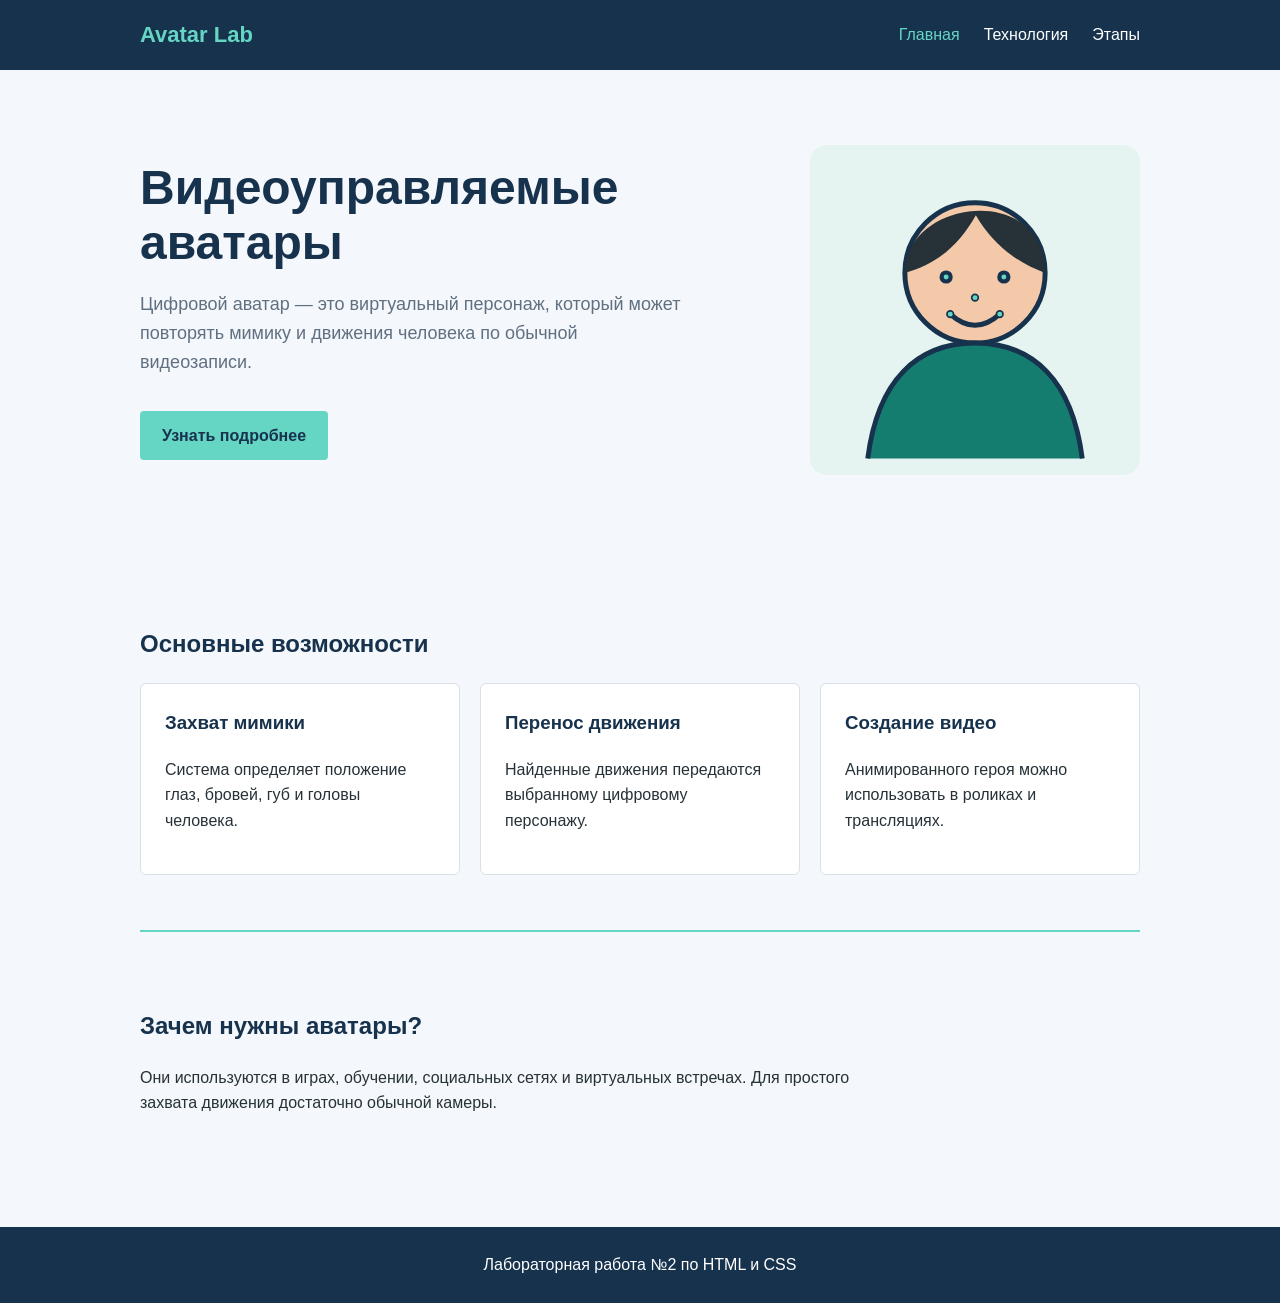
<file: lab2/index.html>
<!DOCTYPE html>
<html lang="ru">
<head>
    <meta charset="UTF-8">
    <meta name="viewport" content="width=device-width, initial-scale=1.0">
    <title>Цифровые аватары</title>
    <link rel="stylesheet" href="css/styles.css">
</head>
<body>
    <header>
        <div class="container header-content">
            <a class="logo" href="index.html">Avatar Lab</a>
            <nav>
                <a class="active" href="index.html">Главная</a>
                <a href="technology.html">Технология</a>
                <a href="process.html">Этапы</a>
            </nav>
        </div>
    </header>

    <main>
        <section class="hero container">
            <div class="hero-text">
                <h1>Видеоуправляемые аватары</h1>
                <p>
                    Цифровой аватар — это виртуальный персонаж, который может повторять
                    мимику и движения человека по обычной видеозаписи.
                </p>
                <a class="button" href="technology.html">Узнать подробнее</a>
            </div>
            <img src="images/avatar.svg" alt="Схематичное изображение цифрового аватара">
        </section>

        <section class="container section">
            <h2>Основные возможности</h2>
            <div class="cards">
                <article class="card">
                    <h3>Захват мимики</h3>
                    <p>Система определяет положение глаз, бровей, губ и головы человека.</p>
                </article>
                <article class="card">
                    <h3>Перенос движения</h3>
                    <p>Найденные движения передаются выбранному цифровому персонажу.</p>
                </article>
                <article class="card">
                    <h3>Создание видео</h3>
                    <p>Анимированного героя можно использовать в роликах и трансляциях.</p>
                </article>
            </div>
        </section>

        <section id="about" class="container section about">
            <h2>Зачем нужны аватары?</h2>
            <p>
                Они используются в играх, обучении, социальных сетях и виртуальных встречах.
                Для простого захвата движения достаточно обычной камеры.
            </p>
        </section>
    </main>

    <footer>
        <div class="container">
            <p>Лабораторная работа №2 по HTML и CSS</p>
        </div>
    </footer>
</body>
</html>
</file>
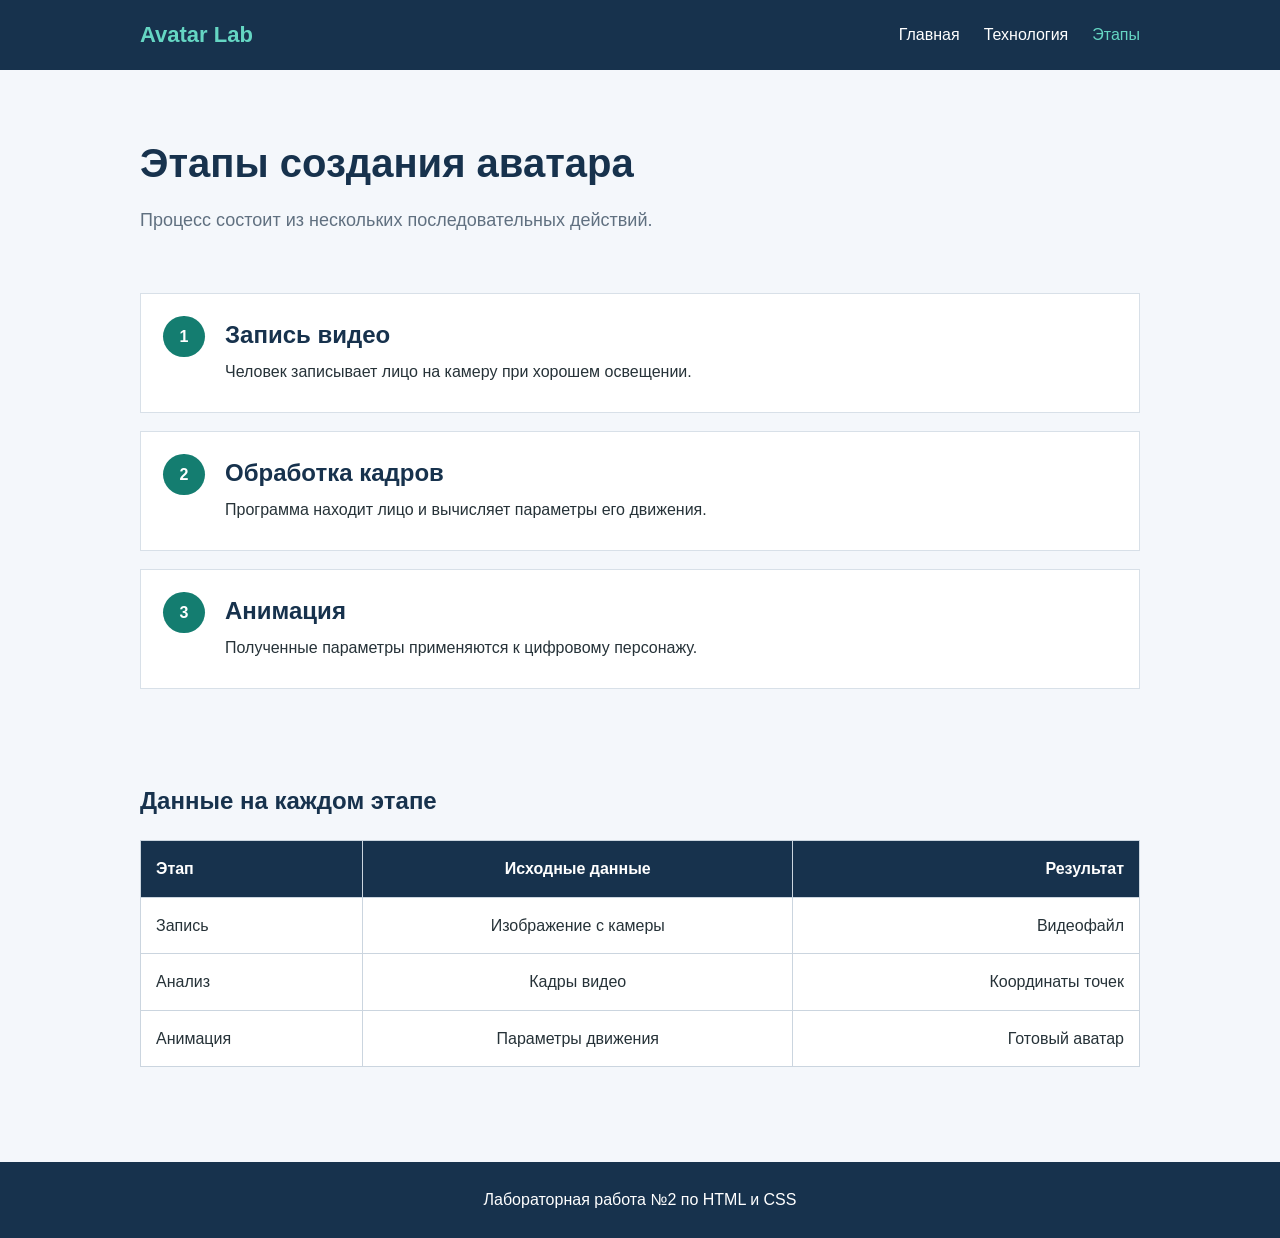
<file: lab2/process.html>
<!DOCTYPE html>
<html lang="ru">
<head>
    <meta charset="UTF-8">
    <meta name="viewport" content="width=device-width, initial-scale=1.0">
    <title>Этапы создания аватара</title>
    <link rel="stylesheet" href="css/styles.css">
</head>
<body>
    <header>
        <div class="container header-content">
            <a class="logo" href="index.html">Avatar Lab</a>
            <nav>
                <a href="index.html">Главная</a>
                <a href="technology.html">Технология</a>
                <a class="active" href="process.html">Этапы</a>
            </nav>
        </div>
    </header>

    <main class="container">
        <section class="page-title">
            <h1>Этапы создания аватара</h1>
            <p>Процесс состоит из нескольких последовательных действий.</p>
        </section>

        <section class="steps">
            <article>
                <span>1</span>
                <div>
                    <h2>Запись видео</h2>
                    <p>Человек записывает лицо на камеру при хорошем освещении.</p>
                </div>
            </article>
            <article>
                <span>2</span>
                <div>
                    <h2>Обработка кадров</h2>
                    <p>Программа находит лицо и вычисляет параметры его движения.</p>
                </div>
            </article>
            <article>
                <span>3</span>
                <div>
                    <h2>Анимация</h2>
                    <p>Полученные параметры применяются к цифровому персонажу.</p>
                </div>
            </article>
        </section>

        <section class="section">
            <h2>Данные на каждом этапе</h2>
            <div class="table-wrapper">
                <table>
                    <thead>
                        <tr>
                            <th class="text-left">Этап</th>
                            <th class="text-center">Исходные данные</th>
                            <th class="text-right">Результат</th>
                        </tr>
                    </thead>
                    <tbody>
                        <tr>
                            <td class="text-left">Запись</td>
                            <td class="text-center">Изображение с камеры</td>
                            <td class="text-right">Видеофайл</td>
                        </tr>
                        <tr>
                            <td class="text-left">Анализ</td>
                            <td class="text-center">Кадры видео</td>
                            <td class="text-right">Координаты точек</td>
                        </tr>
                        <tr>
                            <td class="text-left">Анимация</td>
                            <td class="text-center">Параметры движения</td>
                            <td class="text-right">Готовый аватар</td>
                        </tr>
                    </tbody>
                </table>
            </div>
        </section>
    </main>

    <footer>
        <div class="container">
            <p>Лабораторная работа №2 по HTML и CSS</p>
        </div>
    </footer>
</body>
</html>
</file>
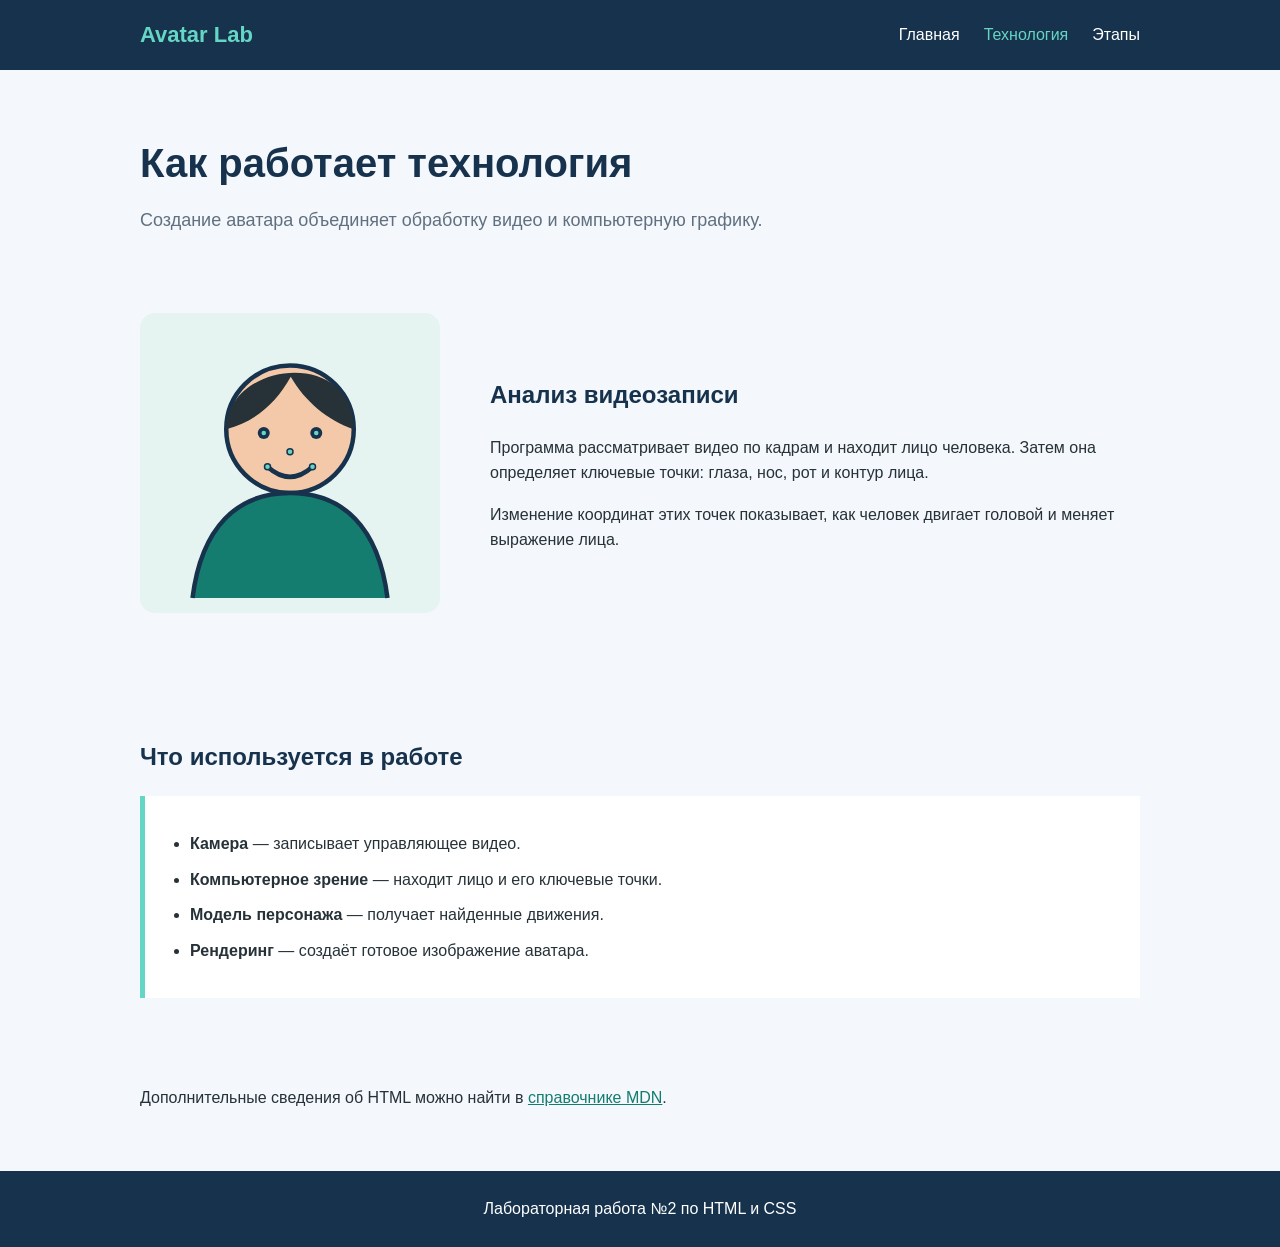
<file: lab2/technology.html>
<!DOCTYPE html>
<html lang="ru">
<head>
    <meta charset="UTF-8">
    <meta name="viewport" content="width=device-width, initial-scale=1.0">
    <title>Технология создания аватаров</title>
    <link rel="stylesheet" href="css/styles.css">
</head>
<body>
    <header>
        <div class="container header-content">
            <a class="logo" href="index.html">Avatar Lab</a>
            <nav>
                <a href="index.html">Главная</a>
                <a class="active" href="technology.html">Технология</a>
                <a href="process.html">Этапы</a>
            </nav>
        </div>
    </header>

    <main class="container">
        <section class="page-title">
            <h1>Как работает технология</h1>
            <p>Создание аватара объединяет обработку видео и компьютерную графику.</p>
        </section>

        <section class="article-section">
            <img class="article-image" src="images/avatar.svg" alt="Цифровая модель лица">
            <div>
                <h2>Анализ видеозаписи</h2>
                <p>
                    Программа рассматривает видео по кадрам и находит лицо человека.
                    Затем она определяет ключевые точки: глаза, нос, рот и контур лица.
                </p>
                <p>
                    Изменение координат этих точек показывает, как человек двигает головой
                    и меняет выражение лица.
                </p>
            </div>
        </section>

        <section class="section">
            <h2>Что используется в работе</h2>
            <ul class="simple-list">
                <li><strong>Камера</strong> — записывает управляющее видео.</li>
                <li><strong>Компьютерное зрение</strong> — находит лицо и его ключевые точки.</li>
                <li><strong>Модель персонажа</strong> — получает найденные движения.</li>
                <li><strong>Рендеринг</strong> — создаёт готовое изображение аватара.</li>
            </ul>
        </section>

        <p class="source-link">
            Дополнительные сведения об HTML можно найти в
            <a href="https://developer.mozilla.org/ru/docs/Web/HTML" target="_blank" rel="noopener noreferrer">справочнике MDN</a>.
        </p>
    </main>

    <footer>
        <div class="container">
            <p>Лабораторная работа №2 по HTML и CSS</p>
        </div>
    </footer>
</body>
</html>
</file>
<file: lab2/css/styles.css>
* {
    box-sizing: border-box;
}

body {
    margin: 0;
    color: #263238;
    background-color: #f4f7fb;
    font-family: Arial, sans-serif;
    line-height: 1.6;
}

.container {
    width: 90%;
    max-width: 1000px;
    margin: 0 auto;
}

header {
    color: white;
    background-color: #17324d;
}

.header-content {
    display: flex;
    align-items: center;
    justify-content: space-between;
    min-height: 70px;
}

.logo {
    color: #65d6c3;
    font-size: 22px;
    font-weight: bold;
    text-decoration: none;
}

nav {
    display: flex;
    gap: 24px;
}

nav a {
    padding: 22px 0;
    color: white;
    text-decoration: none;
}

nav a:hover,
nav a.active {
    color: #65d6c3;
}

.hero {
    display: flex;
    min-height: 480px;
    align-items: center;
    justify-content: space-between;
    gap: 50px;
}

.hero-text {
    max-width: 550px;
}

h1 {
    margin: 0 0 20px;
    color: #17324d;
    font-size: 48px;
    line-height: 1.15;
}

h2 {
    color: #17324d;
}

.hero p,
.page-title p {
    color: #607080;
    font-size: 18px;
}

.hero img {
    width: 330px;
}

.button {
    display: inline-block;
    margin-top: 16px;
    padding: 12px 22px;
    color: #17324d;
    background-color: #65d6c3;
    font-weight: bold;
    text-decoration: none;
    border-radius: 4px;
}

.section {
    padding: 55px 0;
}

.cards {
    display: flex;
    gap: 20px;
}

.card {
    flex: 1;
    padding: 24px;
    background-color: white;
    border: 1px solid #d8e0e8;
    border-radius: 6px;
}

.card h3 {
    margin-top: 0;
    color: #17324d;
}

#about {
    border-top: 2px solid #65d6c3;
}

.about p {
    max-width: 750px;
}

.page-title {
    padding: 70px 0 40px;
}

.page-title h1 {
    font-size: 40px;
}

.article-section {
    display: flex;
    align-items: center;
    gap: 50px;
    padding: 20px 0 50px;
}

.article-image {
    width: 300px;
}

.simple-list {
    padding: 25px 45px;
    background-color: white;
    border-left: 5px solid #65d6c3;
}

.simple-list li {
    margin: 10px 0;
}

.source-link {
    margin-bottom: 60px;
}

a[target="_blank"] {
    color: #147d70;
}

.steps article {
    display: flex;
    align-items: flex-start;
    gap: 20px;
    margin-bottom: 18px;
    padding: 22px;
    background-color: white;
    border: 1px solid #d8e0e8;
}

.steps span {
    display: block;
    min-width: 42px;
    padding: 8px;
    color: white;
    background-color: #147d70;
    font-weight: bold;
    text-align: center;
    border-radius: 50%;
}

.steps h2,
.steps p {
    margin: 0 0 5px;
}

.table-wrapper {
    overflow-x: auto;
}

table {
    width: 100%;
    border-collapse: collapse;
    background-color: white;
}

th,
td {
    padding: 15px;
    border: 1px solid #cbd5df;
}

th {
    color: white;
    background-color: #17324d;
}

.text-left {
    text-align: left;
}

.text-center {
    text-align: center;
}

.text-right {
    text-align: right;
}

footer {
    margin-top: 40px;
    padding: 25px 0;
    color: white;
    background-color: #17324d;
    text-align: center;
}

footer p {
    margin: 0;
}

@media (max-width: 700px) {
    .header-content,
    .hero,
    .article-section,
    .cards {
        flex-direction: column;
    }

    .header-content {
        padding: 18px 0;
    }

    nav {
        gap: 14px;
    }

    nav a {
        padding: 5px 0;
    }

    .hero {
        padding: 55px 0;
        text-align: center;
    }

    h1,
    .page-title h1 {
        font-size: 34px;
    }

    .hero img,
    .article-image {
        width: 240px;
    }
}
</file>
